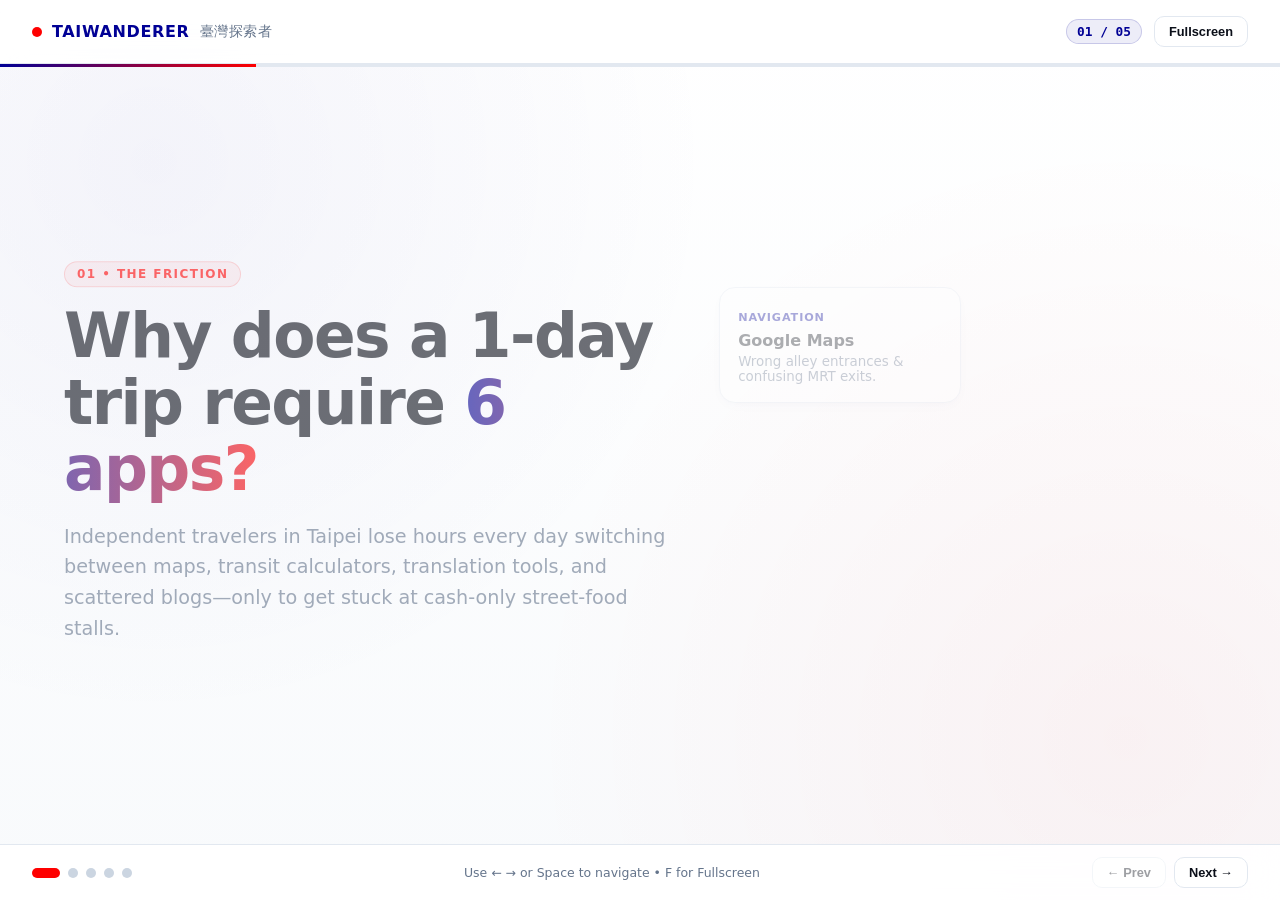
<file: index.html>
<!DOCTYPE html>
<html lang="en">
<head>
  <meta charset="UTF-8">
  <meta http-equiv="refresh" content="0; url=./demo/">
  <meta name="viewport" content="width=device-width, initial-scale=1.0">
  <title>Taiwanderer — Redirecting to Demo</title>
  <style>
    body {
      margin: 0;
      min-height: 100vh;
      display: grid;
      place-items: center;
      font-family: system-ui, -apple-system, sans-serif;
      background: #ffffff;
      color: #0b0f19;
      text-align: center;
    }
    a { color: #000095; font-weight: 700; }
  </style>
</head>
<body>
  <main>
    <h1>Taiwanderer</h1>
    <p>Redirecting to the interactive demo… <a href="./demo/">Open Demo</a> or <a href="./prototypes/">Open Prototypes</a>.</p>
  </main>
</body>
</html>
</file>
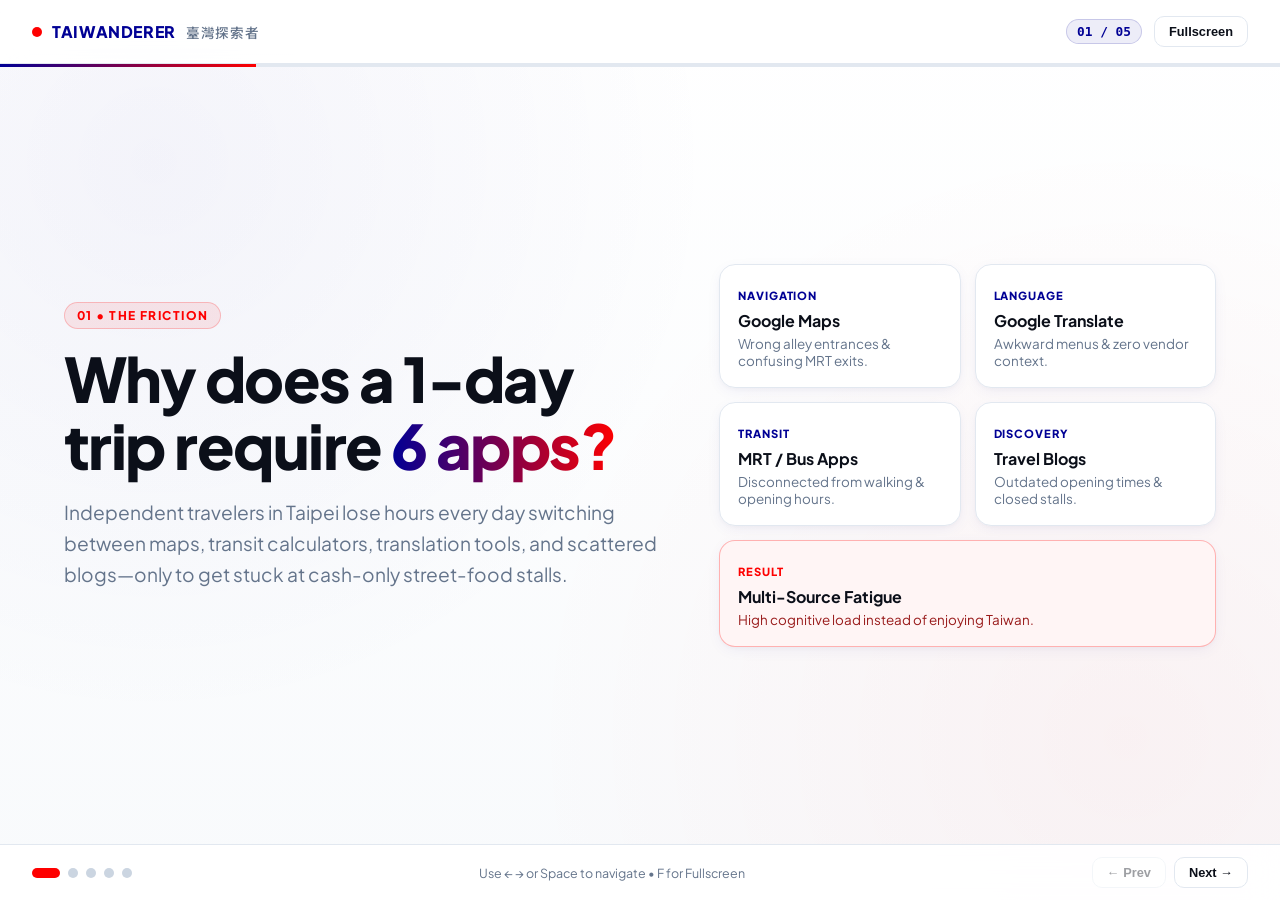
<file: demo/index.html>
<!DOCTYPE html>
<html lang="en">
<head>
  <meta charset="UTF-8">
  <meta name="viewport" content="width=device-width, initial-scale=1.0">
  <title>Taiwanderer — Interactive Concept & Prototype Demo</title>

  <link rel="preconnect" href="https://fonts.googleapis.com">
  <link rel="preconnect" href="https://fonts.gstatic.com" crossorigin>
  <link href="https://fonts.googleapis.com/css2?family=Noto+Sans+TC:wght@400;700;900&family=Plus+Jakarta+Sans:wght@400;600;700;800&display=swap" rel="stylesheet">

  <link rel="stylesheet" href="./styles.css">
  <script src="https://cdnjs.cloudflare.com/ajax/libs/gsap/3.12.5/gsap.min.js"></script>
  <script src="../prototypes/data/programs.js"></script>
</head>
<body>
  <div class="ambient-bg" aria-hidden="true"></div>

  <header class="presenter-header">
    <div class="brand-pill">
      <span class="brand-dot" aria-hidden="true"></span>
      <span>TAIWANDERER</span>
      <span class="font-tc" style="font-weight: 500; color: #64748b; font-size: 0.85rem;">臺灣探索者</span>
    </div>
    <div class="header-controls">
      <span id="slideCounter" class="slide-counter">01 / 05</span>
      <button id="fullscreenBtn" class="icon-btn" type="button" title="Toggle Fullscreen (F)">Fullscreen</button>
    </div>
  </header>

  <div class="progress-track" aria-hidden="true">
    <div id="progressFill" class="progress-fill"></div>
  </div>

  <main class="deck-stage">
    <!-- SLIDE 1: HOOK & PROBLEM -->
    <section class="slide is-active" data-slide="0" aria-label="The Taiwan Travel Friction">
      <div class="slide-inner slide-1-grid">
        <div class="anim-item">
          <span class="eyebrow">01 • The Friction</span>
          <h1 class="hero-title">
            Why does a 1-day trip require <span class="gradient-text">6 apps?</span>
          </h1>
          <p class="lead-copy">
            Independent travelers in Taipei lose hours every day switching between maps, transit calculators, translation tools, and scattered blogs—only to get stuck at cash-only street-food stalls.
          </p>
        </div>
        <div class="chaos-stack">
          <article class="chaos-card anim-item">
            <span class="chaos-tag">Navigation</span>
            <h3 class="chaos-title">Google Maps</h3>
            <p class="chaos-desc">Wrong alley entrances &amp; confusing MRT exits.</p>
          </article>
          <article class="chaos-card anim-item">
            <span class="chaos-tag">Language</span>
            <h3 class="chaos-title">Google Translate</h3>
            <p class="chaos-desc">Awkward menus &amp; zero vendor context.</p>
          </article>
          <article class="chaos-card anim-item">
            <span class="chaos-tag">Transit</span>
            <h3 class="chaos-title">MRT / Bus Apps</h3>
            <p class="chaos-desc">Disconnected from walking &amp; opening hours.</p>
          </article>
          <article class="chaos-card anim-item">
            <span class="chaos-tag">Discovery</span>
            <h3 class="chaos-title">Travel Blogs</h3>
            <p class="chaos-desc">Outdated opening times &amp; closed stalls.</p>
          </article>
          <article class="chaos-card chaos-card--wide anim-item">
            <span class="chaos-tag" style="color: #fe0000;">Result</span>
            <h3 class="chaos-title">Multi-Source Fatigue</h3>
            <p class="chaos-desc" style="color: #991b1b;">High cognitive load instead of enjoying Taiwan.</p>
          </article>
        </div>
      </div>
    </section>

    <!-- SLIDE 2: THE SOLUTION -->
    <section class="slide" data-slide="1" aria-label="The Taiwanderer Solution">
      <div class="slide-inner">
        <div class="anim-item">
          <span class="eyebrow eyebrow--blue">02 • The Concept</span>
          <h2 class="hero-title" style="max-width: 820px;">
            Turnkey field guides built for <span class="gradient-text">zero-friction execution.</span>
          </h2>
          <p class="lead-copy">
            Taiwanderer replaces fragmented planning with mobile-first, themed half-day routes designed to be used live on the street.
          </p>
        </div>
        <div class="pillars-grid">
          <article class="pillar-card anim-item">
            <div class="pillar-num">01</div>
            <h3>Curated Half-Day Routes</h3>
            <p>3 field-tested Taipei routes with realistic walking times, MRT exits, and exact entrance pins.</p>
          </article>
          <article class="pillar-card anim-item">
            <div class="pillar-num">02</div>
            <h3>English-First Clarity</h3>
            <p>Built for international travelers, with instant Traditional Chinese flashcards when interacting locally.</p>
          </article>
          <article class="pillar-card anim-item">
            <div class="pillar-num">03</div>
            <h3>No App Install Needed</h3>
            <p>Runs directly in any mobile browser—open the link, follow the timeline, and tap to show cards.</p>
          </article>
        </div>
      </div>
    </section>

    <!-- SLIDE 3: ADAPTIVE FIELD ENGINE -->
    <section class="slide" data-slide="2" aria-label="Adaptive Field Engine">
      <div class="slide-inner">
        <div class="anim-item">
          <span class="eyebrow">03 • How It Works — Dynamic Logic</span>
          <h2 class="hero-title" style="font-size: clamp(1.9rem, 3.3vw, 2.9rem); margin: 10px 0;">
            One route, <span class="gradient-text">adapting in real time</span>
          </h2>
        </div>
        <div class="engine-layout">
          <div class="surface-card engine-controls anim-item">
            <div class="control-group">
              <label>1. Start Time (Conflict Check)</label>
              <div class="segmented" role="group" aria-label="Start time presets">
                <button class="seg-btn is-selected" type="button" data-start="14:30">14:30 (Ideal)</button>
                <button class="seg-btn" type="button" data-start="18:30">18:30 (Late)</button>
              </div>
            </div>
            <div class="control-group">
              <label>2. Weather Adaptation</label>
              <button id="rainyToggle" class="toggle-btn" type="button" aria-pressed="false">
                <span id="rainyLabel">☀️ Normal Route</span>
                <span style="font-size: 0.75rem; color: #64748b;">Click to switch</span>
              </button>
            </div>
            <div class="control-group">
              <label>3. Live Budget Currency</label>
              <div class="segmented" role="group" aria-label="Currency selector">
                <button class="seg-btn is-selected" type="button" data-curr="NTD">NTD</button>
                <button class="seg-btn" type="button" data-curr="USD">USD</button>
                <button class="seg-btn" type="button" data-curr="EUR">EUR</button>
              </div>
            </div>
            <div id="conflictAlert" class="conflict-alert">
              <strong>Schedule Conflict Detected:</strong> Dihua St shops close at 18:00. Taiwanderer warns the traveler before they leave.
            </div>
          </div>

          <div id="timelinePreview" class="surface-card timeline-preview anim-item">
            <!-- Populated dynamically from window.TAIWANDERER_PROGRAMS.heritage -->
          </div>
        </div>
      </div>
    </section>

    <!-- SLIDE 4: POINT-AND-SHOW MANDARIN FLASHCARDS -->
    <section class="slide" data-slide="3" aria-label="Point-and-Show Mandarin Flashcards">
      <div class="slide-inner">
        <div class="anim-item">
          <span class="eyebrow eyebrow--blue">04 • How It Works — Language Bridge</span>
          <h2 class="hero-title" style="font-size: clamp(1.9rem, 3.4vw, 3rem); margin: 10px 0;">
            Point-and-Show <span class="gradient-text">Mandarin Flashcards</span>
          </h2>
          <p class="lead-copy" style="font-size: 1rem;">
            No typing into a translator at a busy night-market stall. Click any card below to preview the full-screen phone view.
          </p>
        </div>
        <div id="flashcardsGrid" class="flashcards-grid">
          <!-- Populated dynamically from window.TAIWANDERER_PROGRAMS.heritage -->
        </div>
      </div>
    </section>

    <!-- SLIDE 5: LIVE PROTOTYPES -->
    <section class="slide" data-slide="4" aria-label="Validated Prototypes">
      <div class="slide-inner">
        <div class="anim-item" style="display: flex; justify-content: space-between; align-items: flex-end; gap: 16px; flex-wrap: wrap;">
          <div>
            <span class="eyebrow">05 • Live Prototypes</span>
            <h2 class="hero-title" style="font-size: clamp(1.7rem, 2.9vw, 2.5rem); margin: 8px 0 0;">
              Explore what we built so far
            </h2>
          </div>
          <a id="openProtoExternal" href="../prototypes/index.html" target="_blank" rel="noopener noreferrer" class="icon-btn" style="text-decoration: none;">
            Open in New Tab ↗
          </a>
        </div>

        <div class="proto-shell">
          <aside class="surface-card proto-sidebar anim-item">
            <div style="display: flex; flex-direction: column; gap: 12px;">
              <button class="proto-tab is-active" type="button" data-proto="landing">
                <strong>1. Discovery &amp; Catalog (index.html)</strong>
                <span>Desktop-ready landing page presenting the 3 Taipei routes and value proposition.</span>
              </button>
              <button class="proto-tab" type="button" data-proto="guide">
                <strong>2. Live Field Guide (guide.html)</strong>
                <span>Mobile-first execution app with interactive map, timeline, Plan B toggle, and flashcards.</span>
              </button>
            </div>
            <div style="font-size: 0.78rem; color: #64748b; line-height: 1.45; border-top: 1px solid #e2e8f0; padding-top: 12px;">
              You can scroll and click directly inside the preview frame on the right.
            </div>
          </aside>

          <div class="proto-stage anim-item">
            <div id="deviceFrame" class="device-frame">
              <iframe id="protoIframe" title="Taiwanderer Live Prototype"></iframe>
            </div>
          </div>
        </div>
      </div>
    </section>
  </main>

  <!-- Flashcard Zoom Modal -->
  <div id="fcModal" class="fc-modal" role="dialog" aria-modal="true" aria-labelledby="fcModalTitle">
    <div class="fc-modal-card">
      <span id="fcModalTitle" style="font-size: 0.78rem; font-weight: 800; text-transform: uppercase; letter-spacing: 0.1em; color: #fe0000;"></span>
      <div id="fcModalTc" class="fc-modal-tc font-tc"></div>
      <div id="fcModalPinyin" style="font-size: 1.05rem; font-weight: 700; color: #475569;"></div>
      <p id="fcModalEn" style="font-size: 1.15rem; font-weight: 600; margin: 16px 0 8px;"></p>
      <p id="fcModalCtx" style="font-size: 0.9rem; color: #64748b; margin-bottom: 24px;"></p>
      <button id="fcModalClose" class="icon-btn" type="button" style="background: #000095; color: #fff; border-color: #000095; padding: 10px 22px;">Close Card</button>
    </div>
  </div>

  <footer class="presenter-footer">
    <div class="nav-dots" role="tablist" aria-label="Slide navigation">
      <button class="dot-btn is-active" type="button" data-goto="0" aria-label="Slide 1"></button>
      <button class="dot-btn" type="button" data-goto="1" aria-label="Slide 2"></button>
      <button class="dot-btn" type="button" data-goto="2" aria-label="Slide 3"></button>
      <button class="dot-btn" type="button" data-goto="3" aria-label="Slide 4"></button>
      <button class="dot-btn" type="button" data-goto="4" aria-label="Slide 5"></button>
    </div>
    <span class="hint-keys">Use ← → or Space to navigate • F for Fullscreen</span>
    <div style="display: flex; gap: 8px;">
      <button id="prevBtn" class="icon-btn" type="button">← Prev</button>
      <button id="nextBtn" class="icon-btn" type="button">Next →</button>
    </div>
  </footer>

  <script src="./app.js"></script>
</body>
</html>
</file>
<file: demo/styles.css>
:root {
  --bg-canvas: #ffffff;
  --bg-surface: #f8fafc;
  --bg-card: #ffffff;
  --border-subtle: #e2e8f0;
  --text-primary: #0b0f19;
  --text-secondary: #64748b;
  --text-muted: #94a3b8;
  --brand-blue: #000095;
  --brand-blue-hover: #000075;
  --brand-red: #fe0000;
  --brand-red-hover: #d50000;
  --card-shadow: 0 4px 16px -2px rgba(0, 0, 149, 0.06), 0 2px 6px -1px rgba(0, 0, 0, 0.04);
  --card-shadow-hover: 0 16px 28px -4px rgba(0, 0, 149, 0.12), 0 4px 12px -2px rgba(0, 0, 0, 0.05);
}

*,
*::before,
*::after {
  box-sizing: border-box;
}

html,
body {
  margin: 0;
  padding: 0;
  width: 100%;
  height: 100%;
  overflow: hidden;
  background-color: var(--bg-canvas);
  color: var(--text-primary);
  font-family: "Plus Jakarta Sans", system-ui, -apple-system, sans-serif;
  -webkit-font-smoothing: antialiased;
}

.font-tc {
  font-family: "Noto Sans TC", sans-serif;
}

/* Subtle editorial light background */
.ambient-bg {
  position: fixed;
  inset: 0;
  z-index: 0;
  pointer-events: none;
  background:
    radial-gradient(circle at 12% 18%, rgba(0, 0, 149, 0.045), transparent 42%),
    radial-gradient(circle at 88% 82%, rgba(254, 0, 0, 0.04), transparent 45%),
    linear-gradient(180deg, #ffffff 0%, #f8fafc 100%);
}

/* Top presenter bar */
.presenter-header {
  position: fixed;
  top: 0;
  left: 0;
  right: 0;
  z-index: 40;
  height: 64px;
  padding: 0 32px;
  display: flex;
  align-items: center;
  justify-content: space-between;
  border-bottom: 1px solid var(--border-subtle);
  background: rgba(255, 255, 255, 0.9);
  backdrop-filter: blur(12px);
}

.brand-pill {
  display: flex;
  align-items: center;
  gap: 10px;
  font-weight: 800;
  letter-spacing: 0.04em;
  font-size: 1rem;
  color: var(--brand-blue);
}

.brand-dot {
  width: 10px;
  height: 10px;
  border-radius: 9999px;
  background: var(--brand-red);
}

.header-controls {
  display: flex;
  align-items: center;
  gap: 12px;
}

.slide-counter {
  font-family: ui-monospace, SFMono-Regular, Menlo, monospace;
  font-size: 0.8rem;
  font-weight: 700;
  color: var(--brand-blue);
  background: rgba(0, 0, 149, 0.07);
  border: 1px solid rgba(0, 0, 149, 0.16);
  padding: 4px 10px;
  border-radius: 9999px;
}

.icon-btn {
  appearance: none;
  background: #ffffff;
  border: 1px solid var(--border-subtle);
  color: var(--text-primary);
  border-radius: 10px;
  padding: 7px 14px;
  font-size: 0.8rem;
  font-weight: 700;
  cursor: pointer;
  transition: background 0.2s ease, border-color 0.2s ease, color 0.2s ease;
}

.icon-btn:hover:not(:disabled) {
  background: var(--bg-surface);
  border-color: var(--brand-blue);
  color: var(--brand-blue);
}

.icon-btn:disabled {
  opacity: 0.4;
  cursor: not-allowed;
}

/* Progress bar */
.progress-track {
  position: fixed;
  top: 64px;
  left: 0;
  right: 0;
  height: 3px;
  background: var(--border-subtle);
  z-index: 40;
}

.progress-fill {
  height: 100%;
  width: 20%;
  background: linear-gradient(90deg, var(--brand-blue), var(--brand-red));
  transform-origin: left center;
}

/* Deck stage */
.deck-stage {
  position: relative;
  z-index: 10;
  width: 100vw;
  height: 100vh;
  padding-top: 67px;
  padding-bottom: 56px;
}

.slide {
  position: absolute;
  inset: 67px 0 56px 0;
  padding: 28px 64px;
  display: flex;
  align-items: center;
  justify-content: center;
  opacity: 0;
  pointer-events: none;
  visibility: hidden;
}

.slide.is-active {
  opacity: 1;
  pointer-events: auto;
  visibility: visible;
}

.slide-inner {
  width: 100%;
  max-width: 1200px;
  margin: 0 auto;
}

.eyebrow {
  display: inline-flex;
  align-items: center;
  gap: 8px;
  font-size: 0.75rem;
  font-weight: 800;
  text-transform: uppercase;
  letter-spacing: 0.12em;
  color: var(--brand-red);
  background: rgba(254, 0, 0, 0.08);
  border: 1px solid rgba(254, 0, 0, 0.2);
  padding: 5px 12px;
  border-radius: 9999px;
}

.eyebrow--blue {
  color: var(--brand-blue);
  background: rgba(0, 0, 149, 0.08);
  border-color: rgba(0, 0, 149, 0.2);
}

.hero-title {
  font-size: clamp(2.4rem, 4.8vw, 4.2rem);
  font-weight: 800;
  line-height: 1.08;
  letter-spacing: -0.025em;
  color: var(--text-primary);
  margin: 16px 0;
}

.gradient-text {
  background: linear-gradient(90deg, var(--brand-blue) 0%, var(--brand-red) 100%);
  -webkit-background-clip: text;
  background-clip: text;
  color: transparent;
}

.lead-copy {
  font-size: clamp(1.05rem, 1.5vw, 1.25rem);
  line-height: 1.6;
  color: var(--text-secondary);
  max-width: 680px;
}

.surface-card {
  background: var(--bg-card);
  border: 1px solid var(--border-subtle);
  border-radius: 20px;
  box-shadow: var(--card-shadow);
}

/* Slide 1: Friction cards */
.slide-1-grid {
  display: grid;
  grid-template-columns: 1.1fr 0.9fr;
  gap: 48px;
  align-items: center;
}

.chaos-stack {
  display: grid;
  grid-template-columns: repeat(2, minmax(0, 1fr));
  gap: 14px;
}

.chaos-card {
  padding: 18px;
  border-radius: 16px;
  background: var(--bg-card);
  border: 1px solid var(--border-subtle);
  box-shadow: var(--card-shadow);
}

.chaos-card--wide {
  grid-column: span 2;
  border-color: rgba(254, 0, 0, 0.28);
  background: #fff5f5;
}

.chaos-tag {
  font-size: 0.7rem;
  font-weight: 800;
  text-transform: uppercase;
  letter-spacing: 0.08em;
  color: var(--brand-blue);
}

.chaos-title {
  font-size: 1rem;
  font-weight: 700;
  color: var(--text-primary);
  margin: 6px 0 4px;
}

.chaos-desc {
  font-size: 0.84rem;
  color: var(--text-secondary);
  margin: 0;
}

/* Slide 2: Solution Pillars */
.pillars-grid {
  display: grid;
  grid-template-columns: repeat(3, minmax(0, 1fr));
  gap: 20px;
  margin-top: 28px;
}

.pillar-card {
  padding: 26px;
  border-radius: 20px;
  background: var(--bg-card);
  border: 1px solid var(--border-subtle);
  box-shadow: var(--card-shadow);
  display: flex;
  flex-direction: column;
  gap: 12px;
}

.pillar-num {
  width: 38px;
  height: 38px;
  border-radius: 10px;
  display: grid;
  place-items: center;
  font-weight: 800;
  font-size: 0.9rem;
  background: rgba(0, 0, 149, 0.08);
  color: var(--brand-blue);
}

.pillar-card h3 {
  margin: 0;
  font-size: 1.2rem;
  font-weight: 800;
  color: var(--brand-blue);
}

.pillar-card p {
  margin: 0;
  font-size: 0.95rem;
  line-height: 1.55;
  color: var(--text-secondary);
}

/* Slide 3: Adaptive Field Engine */
.engine-layout {
  display: grid;
  grid-template-columns: 0.88fr 1.12fr;
  gap: 32px;
  align-items: start;
  margin-top: 16px;
}

.engine-controls {
  padding: 22px;
  display: flex;
  flex-direction: column;
  gap: 18px;
}

.control-group label {
  display: block;
  font-size: 0.74rem;
  font-weight: 800;
  text-transform: uppercase;
  letter-spacing: 0.08em;
  color: var(--text-secondary);
  margin-bottom: 8px;
}

.segmented {
  display: inline-flex;
  background: var(--bg-surface);
  border: 1px solid var(--border-subtle);
  border-radius: 10px;
  padding: 3px;
  gap: 4px;
}

.seg-btn {
  border: 0;
  background: transparent;
  color: var(--text-secondary);
  font-weight: 700;
  font-size: 0.82rem;
  padding: 7px 14px;
  border-radius: 7px;
  cursor: pointer;
  transition: background 0.2s ease, color 0.2s ease;
}

.seg-btn.is-selected {
  background: var(--brand-blue);
  color: #ffffff;
}

.toggle-btn {
  width: 100%;
  display: flex;
  align-items: center;
  justify-content: space-between;
  padding: 12px 14px;
  border-radius: 12px;
  border: 1px solid var(--border-subtle);
  background: var(--bg-surface);
  color: var(--text-primary);
  font-weight: 700;
  font-size: 0.9rem;
  cursor: pointer;
}

.toggle-btn.is-rainy {
  border-color: var(--brand-blue);
  background: rgba(0, 0, 149, 0.07);
  color: var(--brand-blue);
}

.conflict-alert {
  padding: 12px 14px;
  border-radius: 12px;
  background: #fef2f2;
  border: 1px solid #fecaca;
  font-size: 0.84rem;
  color: #991b1b;
  display: none;
}

.conflict-alert.is-visible {
  display: block;
}

.timeline-preview {
  padding: 22px;
  display: flex;
  flex-direction: column;
  gap: 14px;
}

.stop-card {
  padding: 16px;
  border-radius: 14px;
  background: var(--bg-surface);
  border: 1px solid var(--border-subtle);
  border-left: 4px solid var(--brand-red);
}

.stop-meta {
  display: flex;
  justify-content: space-between;
  align-items: center;
  font-size: 0.78rem;
  color: var(--brand-blue);
  font-weight: 800;
  margin-bottom: 6px;
}

.stop-title {
  margin: 0 0 6px;
  font-size: 1.05rem;
  font-weight: 700;
  color: var(--text-primary);
}

.stop-summary {
  margin: 0;
  font-size: 0.86rem;
  line-height: 1.5;
  color: var(--text-secondary);
}

/* Slide 4: Flashcards */
.flashcards-grid {
  display: grid;
  grid-template-columns: repeat(3, minmax(0, 1fr));
  gap: 18px;
  margin-top: 24px;
}

.flashcard-tile {
  text-align: left;
  padding: 22px;
  border-radius: 18px;
  background: var(--bg-card);
  border: 1px solid var(--border-subtle);
  box-shadow: var(--card-shadow);
  color: var(--text-primary);
  cursor: pointer;
  transition: transform 0.2s ease, border-color 0.2s ease, box-shadow 0.2s ease;
}

.flashcard-tile:hover {
  transform: translateY(-4px);
  border-color: var(--brand-blue);
  box-shadow: var(--card-shadow-hover);
}

.fc-tc {
  font-size: 1.7rem;
  font-weight: 900;
  line-height: 1.25;
  margin: 10px 0 6px;
  color: var(--brand-blue);
}

.fc-pinyin {
  font-size: 0.85rem;
  color: var(--brand-red);
  font-weight: 700;
}

.fc-en {
  font-size: 0.9rem;
  color: var(--text-secondary);
  margin-top: 10px;
}

/* Flashcard Fullscreen Modal */
.fc-modal {
  position: fixed;
  inset: 0;
  z-index: 60;
  background: rgba(11, 15, 25, 0.72);
  backdrop-filter: blur(8px);
  display: none;
  align-items: center;
  justify-content: center;
  padding: 24px;
}

.fc-modal.is-open {
  display: flex;
}

.fc-modal-card {
  width: 100%;
  max-width: 620px;
  background: #ffffff;
  color: var(--text-primary);
  border: 1px solid var(--border-subtle);
  border-radius: 28px;
  padding: 36px;
  text-align: center;
  box-shadow: 0 30px 60px rgba(0, 0, 0, 0.25);
}

.fc-modal-tc {
  font-size: clamp(2.4rem, 5vw, 3.6rem);
  font-weight: 900;
  margin: 16px 0 8px;
  color: var(--brand-blue);
}

/* Slide 5: Live Prototypes Showcase */
.proto-shell {
  display: grid;
  grid-template-columns: 310px 1fr;
  gap: 24px;
  align-items: stretch;
  height: calc(100vh - 205px);
  max-height: 620px;
  margin-top: 14px;
}

.proto-sidebar {
  padding: 20px;
  display: flex;
  flex-direction: column;
  justify-content: space-between;
  gap: 14px;
}

.proto-tab {
  width: 100%;
  text-align: left;
  padding: 14px;
  border-radius: 14px;
  border: 1px solid var(--border-subtle);
  background: var(--bg-surface);
  color: var(--text-primary);
  cursor: pointer;
  transition: border-color 0.2s ease, background 0.2s ease;
}

.proto-tab.is-active {
  border-color: var(--brand-blue);
  background: rgba(0, 0, 149, 0.06);
}

.proto-tab strong {
  display: block;
  font-size: 0.95rem;
  color: var(--brand-blue);
  margin-bottom: 4px;
}

.proto-tab span {
  font-size: 0.78rem;
  color: var(--text-secondary);
}

.proto-stage {
  display: flex;
  flex-direction: column;
  align-items: center;
  justify-content: center;
  background: var(--bg-surface);
  border: 1px solid var(--border-subtle);
  border-radius: 22px;
  padding: 14px;
  overflow: hidden;
  box-shadow: var(--card-shadow);
}

.device-frame {
  width: 100%;
  height: 100%;
  border-radius: 14px;
  overflow: hidden;
  border: 1px solid var(--border-subtle);
  background: #ffffff;
  transition: width 0.3s ease, border-radius 0.3s ease;
}

.device-frame.is-mobile {
  width: 390px;
  max-width: 100%;
  border-radius: 30px;
  border: 6px solid #0b0f19;
  box-shadow: 0 20px 40px rgba(11, 15, 25, 0.16);
}

.device-frame iframe {
  width: 100%;
  height: 100%;
  border: 0;
  display: block;
}

/* Bottom footer controls */
.presenter-footer {
  position: fixed;
  bottom: 0;
  left: 0;
  right: 0;
  height: 56px;
  z-index: 40;
  padding: 0 32px;
  display: flex;
  align-items: center;
  justify-content: space-between;
  border-top: 1px solid var(--border-subtle);
  background: rgba(255, 255, 255, 0.92);
  backdrop-filter: blur(12px);
}

.nav-dots {
  display: flex;
  align-items: center;
  gap: 8px;
}

.dot-btn {
  width: 10px;
  height: 10px;
  border-radius: 9999px;
  border: 0;
  background: #cbd5e1;
  cursor: pointer;
  padding: 0;
  transition: width 0.25s ease, background 0.25s ease;
}

.dot-btn.is-active {
  width: 28px;
  background: var(--brand-red);
}

.hint-keys {
  font-size: 0.78rem;
  color: var(--text-secondary);
}

@media (max-width: 960px) {
  .slide {
    padding: 20px 24px;
    overflow-y: auto;
    align-items: flex-start;
  }
  .slide-1-grid,
  .pillars-grid,
  .engine-layout,
  .flashcards-grid,
  .proto-shell {
    grid-template-columns: 1fr;
    height: auto;
    max-height: none;
  }
  .proto-stage {
    height: 460px;
  }
}

@media (prefers-reduced-motion: reduce) {
  * {
    transition-duration: 0.01ms !important;
    animation-duration: 0.01ms !important;
  }
}
</file>
